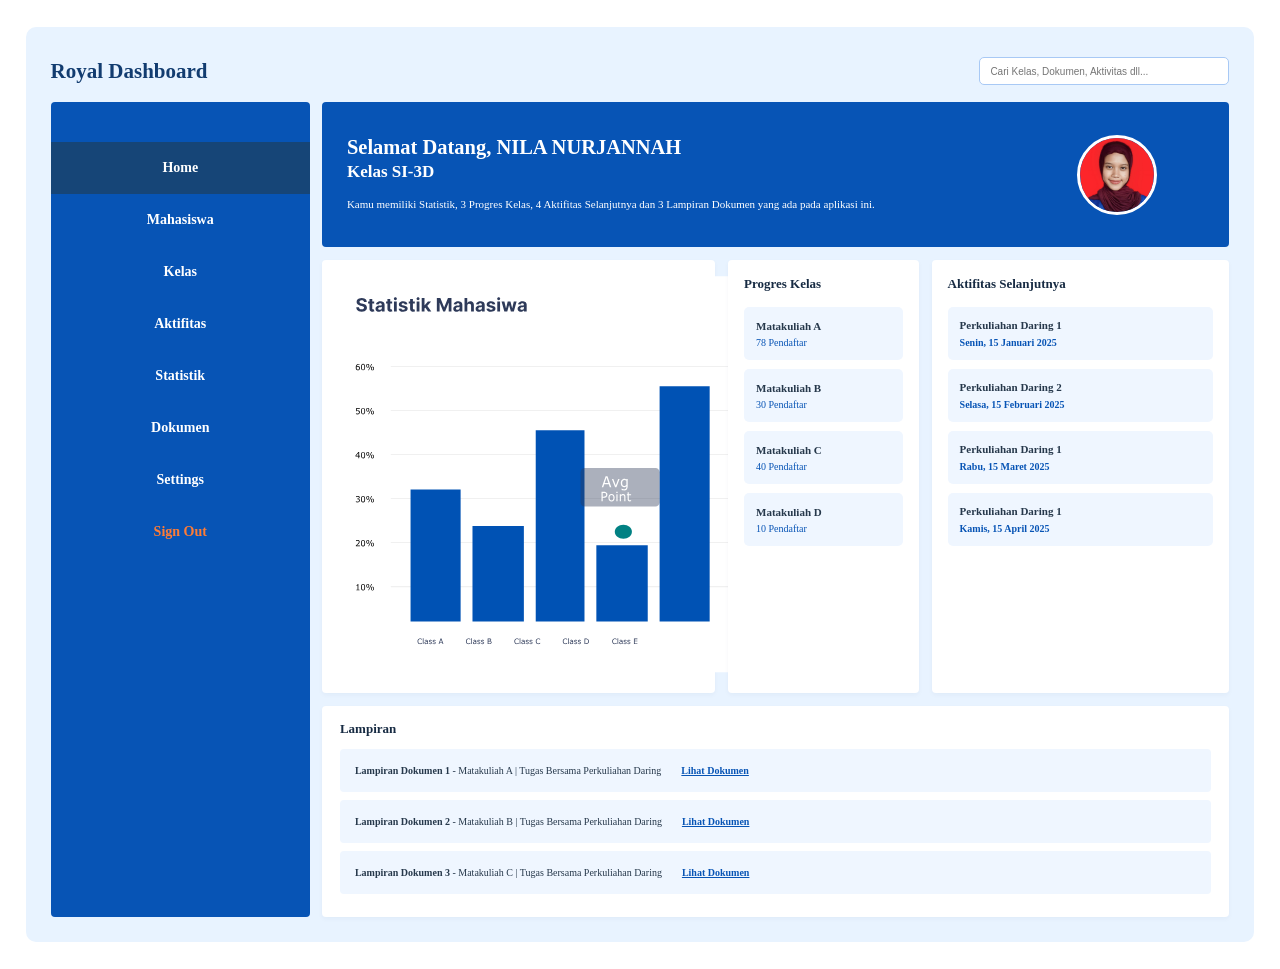
<file: index.html>
<!DOCTYPE html>
<html lang="en">
<head>
    <meta charset="UTF-8">
    <meta name="viewport" content="width=device-width, initial-scale=1.0">
    <title>Royal Dashboard</title>
    <link rel="stylesheet" href="style.css">
</head>
<body>
        <div class="dashboard">

        <!-- HEADER -->
        <header class="header">
            <h2>Royal Dashboard</h2>
            <input type="text" placeholder="Cari Kelas, Dokumen, Aktivitas dll...">
        </header>

        <!-- SIDEBAR -->
        <nav class="sidebar">
            <ul>
                <li class="active">
                    <a href="index.html">Home</a>
                </li>
                <li>
                    <a href="halaman.html?menu=mahasiswa">Mahasiswa</a>
                </li>
                <li>
                    <a href="halaman.html?menu=kelas">Kelas</a>
                </li>
                <li>
                    <a href="halaman.html?menu=aktivitas">Aktifitas</a>
                </li>
                <li>
                    <a href="halaman.html?menu=statistik">Statistik</a>
                </li>
                <li>
                    <a href="halaman.html?menu=dokumen">Dokumen</a>
                </li>
                <li>
                    <a href="halaman.html?menu=settings">Settings</a>
                </li>
                <li class="logout">
                    <a href="#" onclick="return konfirmasiKeluar()">Sign Out</a>
                </li>
            </ul>
        </nav>

        <!-- MAIN CONTENT -->
        <main class="main-content">

            <!-- WELCOME -->
            <section class="welcome">
                <div class="welcome-text">
                    <h1>Selamat Datang, NILA NURJANNAH</h1>
                    <h2>Kelas SI-3D</h2>
                    <p>
                        Kamu memiliki Statistik, 3 Progres Kelas,
                        4 Aktifitas Selanjutnya dan 3 Lampiran
                        Dokumen yang ada pada aplikasi ini.
                    </p>
                </div>

                <div class="profile-avatar">
                    <span>
                        <img src="Fotonila.jpeg" alt="Fotonila">
                    </span>
                </div>
            </section>

            <!-- DASHBOARD GRID -->
            <div class="dashboard-grid">

                <!-- STATISTIK -->
                <section class="card statistics">
                    <img src="Chart_Statistik.svg" alt="Chart_Statistik.svg">
                </section>

                <!-- PROGRES KELAS -->
                <section class="card progress">
                    <h3>Progres Kelas</h3>

                    <div class="progress-item">
                        <strong>Matakuliah A</strong>
                        <span>78 Pendaftar</span>
                    </div>

                    <div class="progress-item">
                        <strong>Matakuliah B</strong>
                        <span>30 Pendaftar</span>
                    </div>

                    <div class="progress-item">
                        <strong>Matakuliah C</strong>
                        <span>40 Pendaftar</span>
                    </div>

                    <div class="progress-item">
                        <strong>Matakuliah D</strong>
                        <span>10 Pendaftar</span>
                    </div>
                </section>

                <!-- AKTIVITAS -->
                <section class="card activities">
                    <h3>Aktifitas Selanjutnya</h3>

                    <div class="activity-item">
                        <strong>Perkuliahan Daring 1</strong>
                        <span>Senin, 15 Januari 2025</span>
                    </div>

                    <div class="activity-item">
                        <strong>Perkuliahan Daring 2</strong>
                        <span>Selasa, 15 Februari 2025</span>
                    </div>

                    <div class="activity-item">
                        <strong>Perkuliahan Daring 1</strong>
                        <span>Rabu, 15 Maret 2025</span>
                    </div>

                    <div class="activity-item">
                        <strong>Perkuliahan Daring 1</strong>
                        <span>Kamis, 15 April 2025</span>
                    </div>
                </section>

            </div>

            <!-- LAMPIRAN -->
            <section class="card attachments">
                <h3>Lampiran</h3>

                <div class="attachment-item">
                    <span>
                        <strong>Lampiran Dokumen 1</strong>
                        - Matakuliah A | Tugas Bersama Perkuliahan Daring
                    </span>
                    <a href="#">Lihat Dokumen</a>
                </div>

                <div class="attachment-item">
                    <span>
                        <strong>Lampiran Dokumen 2</strong>
                        - Matakuliah B | Tugas Bersama Perkuliahan Daring
                    </span>
                    <a href="#">Lihat Dokumen</a>
                </div>

                <div class="attachment-item">
                    <span>
                        <strong>Lampiran Dokumen 3</strong>
                        - Matakuliah C | Tugas Bersama Perkuliahan Daring
                    </span>
                    <a href="#">Lihat Dokumen</a>
                </div>
            </section>

        </main>
    </div>

    <script>
        function konfirmasiKeluar() {
            return confirm("Apakah kamu yakin ingin keluar?");
        }
    </script>

</body>
</html>
</file>
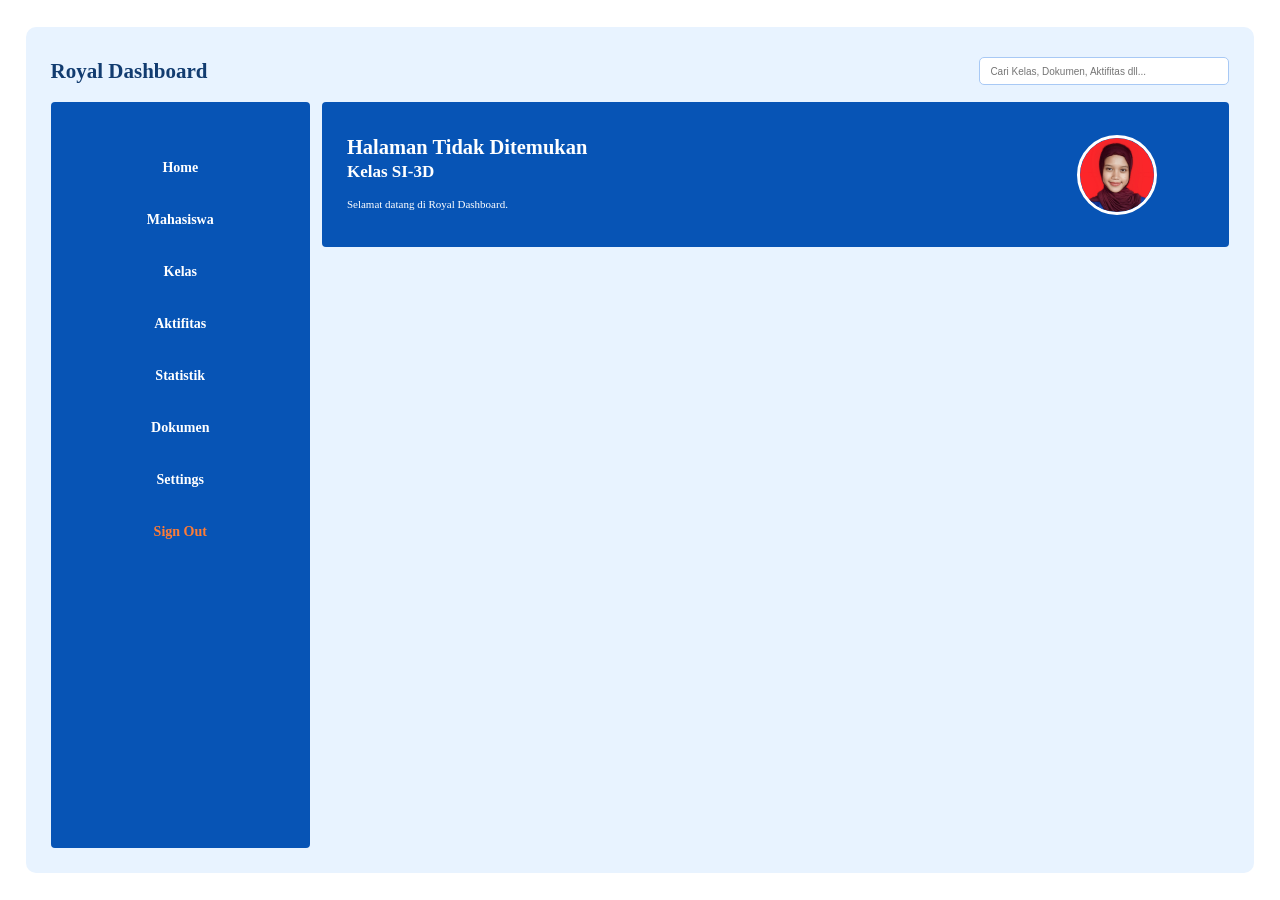
<file: halaman.html>
<!DOCTYPE html>
<html lang="en">
<head>
    <meta charset="UTF-8">
    <meta name="viewport" content="width=device-width, initial-scale=1.0">
    <title>Royal Dashboard</title>
    <link rel="stylesheet" href="style.css">
</head>
<body>
    
<div class="dashboard">

    <!-- HEADER -->
    <header class="header">
        <h2>Royal Dashboard</h2>
        <input type="text" id="search" placeholder="Cari Kelas, Dokumen, Aktifitas dll...">
    </header>

    <!-- SIDEBAR -->
    <nav class="sidebar">
        <ul>
            <li><a href="index.html">Home</a></li>
            <li><a href="halaman.html?menu=mahasiswa">Mahasiswa</a></li>
            <li><a href="halaman.html?menu=kelas">Kelas</a></li>
            <li><a href="halaman.html?menu=aktivitas">Aktifitas</a></li>
            <li><a href="halaman.html?menu=statistik">Statistik</a></li>
            <li><a href="halaman.html?menu=dokumen">Dokumen</a></li>
            <li><a href="halaman.html?menu=settings">Settings</a></li>
            <li class="logout">
                <a href="index.html" onclick="return konfirmasiKeluar()">Sign Out</a>
            </li>
        </ul>
    </nav>

    <!-- KONTEN HALAMAN -->
    <main class="main-content">

        <section class="welcome">
            <div class="welcome-text">
                <h1 id="judulHalaman">Halaman</h1>
                <h2>Kelas SI-3D</h2>
                <p>Selamat datang di Royal Dashboard.</p>
            </div>

            <div class="profile-avatar">
                <img src="Fotonila.jpeg" alt="FotoNILA">
            </div>
        </section>

        <section id="isiHalaman"></section>

    </main>

</div>

<script src="script.js"></script>


</body>
</html>
</file>
<file: style.css>
* {
    margin: 0;
    padding: 0;
    box-sizing: border-box;
}

html, body {
    width: 100%;
    min-height: 100%;
}

body {
    font-family: 'Times New Roman';
    background: #ffffff;
    color: #12345a;
}

/* DASHBOARD UTAMA */
.dashboard {
    width: 96%;
    min-height: 94vh;
    margin: 3vh auto;
    padding: 25px;
    background: #e8f3ff;
    border-radius: 10px;

    display: grid;
    grid-template-columns: 22% minmax(0, 1fr);
    grid-template-rows: 38px 1fr;
    gap: 12px;
}

/* HEADER */
.header {
    grid-column: 1 / 3;
    display: flex;
    justify-content: space-between;
    align-items: center;
}

.header h2 {
    font-size: 21px;
    font-weight: bold;
    color: #123c70;
}

.header input {
    width: 250px;
    height: 28px;
    border: 1px solid #a8c9f5;
    border-radius: 5px;
    background: white;
    padding: 0 10px;
    font-size: 10px;
    outline: none;
}

/* SIDEBAR */
.sidebar {
    background: #0754b5;
    border-radius: 4px;
    overflow: hidden;
}

.sidebar ul {
    list-style: none;
    padding-top: 40px;
}

.sidebar li {
    height: 52px;
    display: flex;
    align-items: center;
    justify-content: center;
    color: white;
    font-size: 14px;
    font-weight: bold;
    cursor: pointer;
}

.sidebar li.active {
    background: #164577;
}

.sidebar li.logout {
    color: #ff7c35;
}

/* MAIN CONTENT */
.main-content {
    min-width: 0;
    display: flex;
    flex-direction: column;
    gap: 13px;
}

/* WELCOME */
.welcome {
    min-height: 145px;
    flex-shrink: 0;
    background: #0754b5;
    border-radius: 4px;
    color: white;

    display: flex;
    align-items: center;
    justify-content: space-between;
    padding: 20px 8% 20px 25px;
}

.welcome-text h1 {
    font-size: clamp(20px, 1.6vw, 27px);
    font-weight: bold;
    margin-bottom: 3px;
}

.welcome-text h2 {
    font-size: clamp(17px, 1.3vw, 23px);
    margin-bottom: 14px;
}

.welcome-text p {
    font-size: 11px;
    line-height: 1.6;
    max-width: 550px;
}

.profile-avatar {
    width: 80px;
    height: 80px;
    border-radius: 50%;
    overflow: hidden;
    border: 3px solid white;
    display: flex;
    align-items: center;
    justify-content: center;
}

.profile-avatar img {
    width: 100%;
    height: 100%;
    object-fit: cover;
    object-position: center;
    border-radius: 50%;
}

/* DASHBOARD GRID */
.dashboard-grid {
    display: grid;
    grid-template-columns: 1.65fr 0.8fr 1.25fr;
    gap: 13px;
    min-height: 300px;
}

/* CARD UMUM */
.card {
    background: white;
    border-radius: 4px;
    padding: 16px;
    box-shadow: 0 2px 5px rgba(0, 45, 100, 0.04);
    min-width: 0;
}

.card h3 {
    font-size: 13px;
    font-weight: bold;
    color: #172b43;
    margin-bottom: 15px;
}

/* STATISTIK */
.statistics {
    min-height: 300px;
}

.chart {
    height: 235px;
    display: grid;
    grid-template-columns: 25px 1fr;
    grid-template-rows: 1fr 20px;
}

.y-labels {
    display: flex;
    flex-direction: column;
    justify-content: space-between;
    font-size: 9px;
    color: #444;
    padding-bottom: 5px;
}

.chart-area {
    position: relative;
    height: 205px;
    border-bottom: 1px solid #dce1e8;
}

.grid-lines {
    position: absolute;
    inset: 0;
    display: flex;
    flex-direction: column;
    justify-content: space-between;
}

.grid-lines span {
    display: block;
    width: 100%;
    border-top: 1px solid #e9edf2;
}

.bars {
    position: absolute;
    inset: 0 15px 0 15px;
    display: flex;
    align-items: flex-end;
    justify-content: space-around;
    gap: 12px;
}

.bar {
    width: 10%;
    max-width: 48px;
    background: #0754b5;
    z-index: 1;
}

.chart-line {
    position: absolute;
    width: 100%;
    height: 100%;
    inset: 0;
    z-index: 2;
    overflow: visible;
}

.tooltip {
    position: absolute;
    z-index: 3;
    top: 42%;
    left: 56%;
    background: #aab2bd;
    color: white;
    font-size: 10px;
    padding: 5px 8px;
    border-radius: 3px;
}

.x-labels {
    grid-column: 2;
    display: flex;
    justify-content: space-around;
    font-size: 9px;
    color: #555;
    padding-top: 7px;
}

/* PROGRES KELAS */
.progress {
    min-height: 300px;
}

.progress-item {
    background: #eff6ff;
    border-radius: 5px;
    min-height: 53px;
    margin-bottom: 9px;
    padding: 9px 12px;

    display: flex;
    flex-direction: column;
    justify-content: center;
    gap: 5px;
}

.progress-item strong {
    color: #26384b;
    font-size: 11px;
}

.progress-item span {
    color: #0754b5;
    font-size: 10px;
}

/* AKTIVITAS */
.activities {
    min-height: 300px;
}

.activity-item {
    min-height: 53px;
    background: #eff6ff;
    border-radius: 5px;
    margin-bottom: 9px;
    padding: 9px 12px;

    display: flex;
    flex-direction: column;
    justify-content: center;
    gap: 6px;
}

.activity-item strong {
    font-size: 11px;
    color: #26384b;
}

.activity-item span {
    font-size: 10px;
    color: #0754b5;
    font-weight: bold;
}

/* LAMPIRAN */
.attachments {
    min-height: 190px;
    padding: 15px 18px;
}

.attachments h3 {
    margin-bottom: 12px;
}

.attachment-item {
    min-height: 43px;
    background: #eff6ff;
    border-radius: 4px;
    margin-bottom: 8px;
    padding: 10px 15px;

    display: flex;
    align-items: center;
    gap: 20px;
    white-space: nowrap;
}

.attachment-item span {
    font-size: 10px;
    color: #26384b;
}

.attachment-item strong {
    font-weight: bold;
}

.attachment-item a {
    color: #0754b5;
    font-size: 10px;
    font-weight: bold;
    text-decoration: underline;
}

/* RESPONSIVE */
@media (max-width: 900px) {

    .dashboard {
        width: 98%;
        padding: 14px;
        grid-template-columns: 130px minmax(0, 1fr);
        gap: 9px;
    }

    .dashboard-grid {
        grid-template-columns: 1fr 1fr;
    }

    .statistics {
        grid-column: 1 / 3;
    }

    .welcome {
        padding: 15px;
    }

    .attachment-item {
        white-space: normal;
        flex-wrap: wrap;
    }
}

@media (max-width: 600px) {

    .dashboard {
        width: 100%;
        margin: 0;
        border-radius: 0;
        padding: 10px;
        grid-template-columns: 85px minmax(0, 1fr);
        gap: 7px;
    }

    .header h2 {
        font-size: 14px;
    }

    .header input {
        width: 130px;
    }

    .sidebar li {
        font-size: 10px;
        height: 40px;
    }

    .welcome-text h1 {
        font-size: 13px;
    }

    .welcome-text h2 {
        font-size: 11px;
    }

    .welcome-text p {
        font-size: 7px;
    }

    .avatar {
        width: 35px;
        height: 35px;
        font-size: 18px;
    }

    .dashboard-grid {
        grid-template-columns: 1fr;
    }

    .statistics {
        grid-column: auto;
    }
}

/* LINK MENU SIDEBAR */
.sidebar li a {
    width: 100%;
    height: 100%;
    display: flex;
    align-items: center;
    justify-content: center;
    color: inherit;
    text-decoration: none;
}

.sidebar li.logout a {
    color: inherit;
}

/* TAMPILAN HALAMAN MENU */
.page-title {
    color: #123c70;
    font-size: 22px;
    margin-bottom: 15px;
}

.page-card {
    background: white;
    border-radius: 4px;
    padding: 16px;
    box-shadow: 0 2px 5px rgba(0, 45, 100, 0.04);
    overflow-x: auto;
}

.page-card table {
    width: 100%;
    border-collapse: collapse;
    font-size: 13px;
}

.page-card th {
    background: #0754b5;
    color: white;
    padding: 12px;
    text-align: left;
}

.page-card td {
    padding: 12px;
    border-bottom: 1px solid #dce1e8;
}

.page-card tr:nth-child(even) {
    background: #eff6ff;
}

.page-item {
    background: #eff6ff;
    border-radius: 5px;
    padding: 14px;
    margin-bottom: 10px;
    font-size: 12px;
}

.page-item strong {
    color: #0754b5;
}

.page-item p {
    margin-top: 6px;
}

.page-card input {
    padding: 9px;
    border: 1px solid #a8c9f5;
    border-radius: 4px;
}

.page-card button {
    padding: 9px 18px;
    border: none;
    border-radius: 4px;
    background: #0754b5;
    color: white;
    cursor: pointer;
}
</file>
